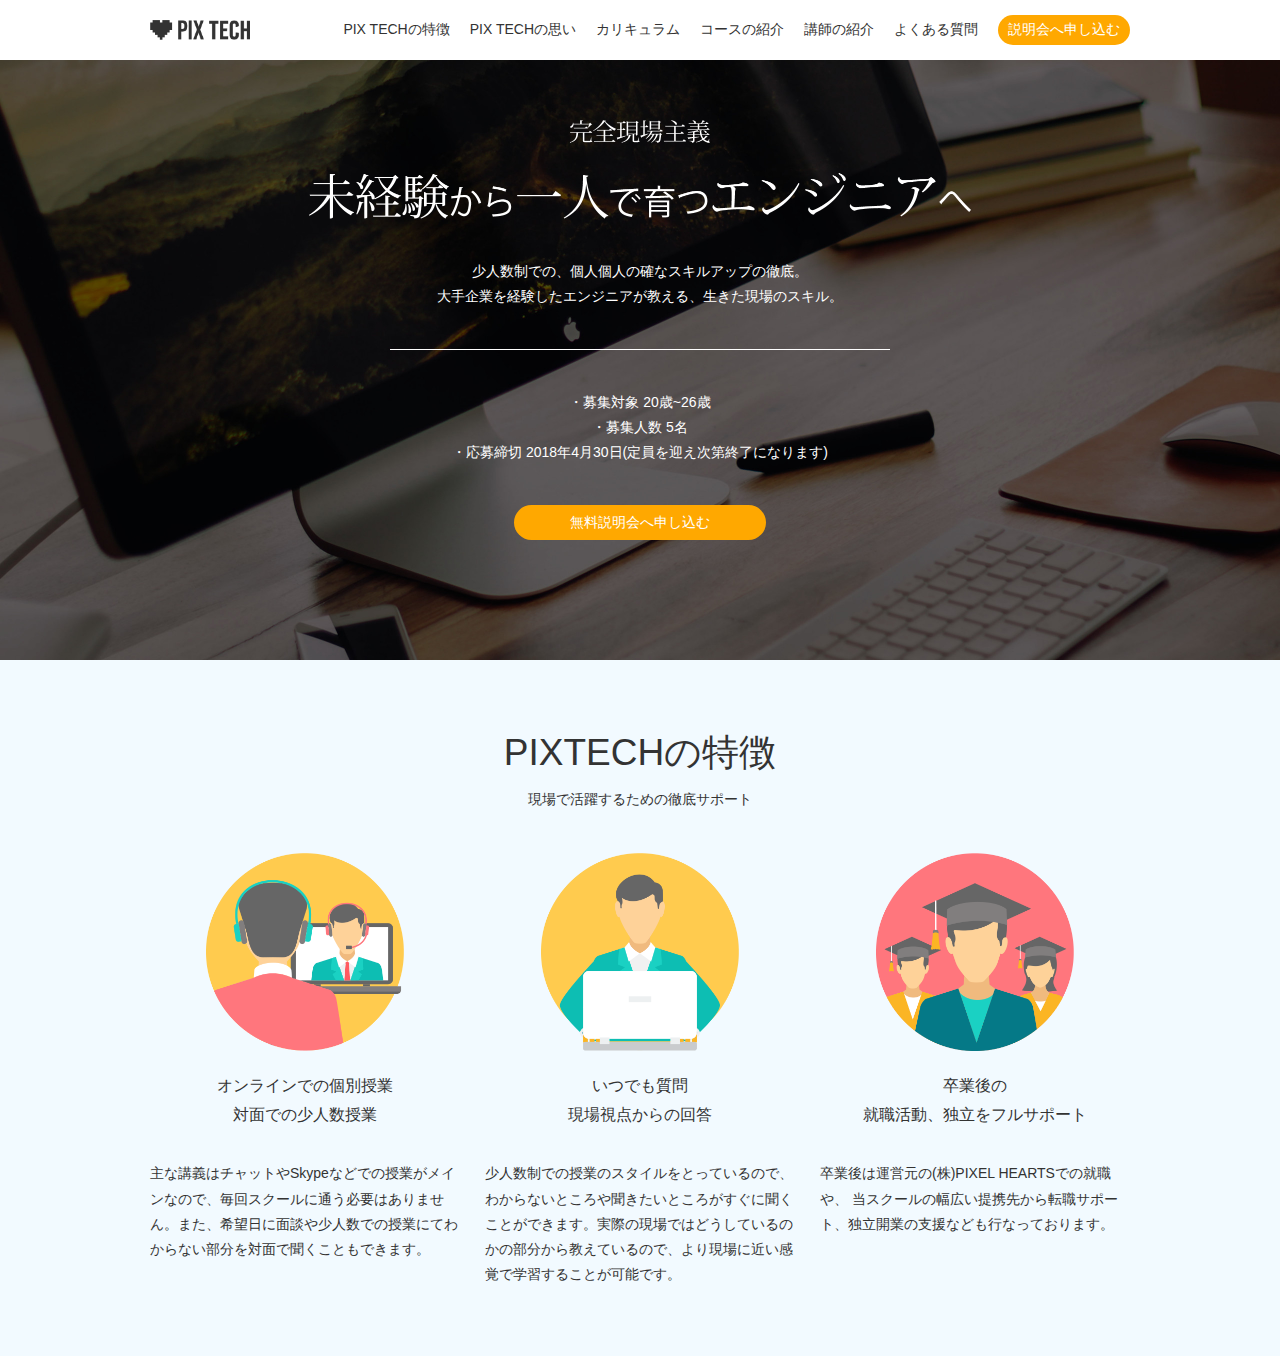
<file: index.html>
<!DOCTYPE html>
<html lang="ja">
<head>
  <meta charset="UTF-8">
  <meta name="viewport" content="width=device-width, initial-scale=1.0, maximum-scale=1.0, minimum-scale=1.0">
  <title>PIX TECH</title>
  <link rel="stylesheet" href="./css/reset.css">
  <link rel="stylesheet" href="./css/style.css">
  <link href="https://use.fontawesome.com/releases/v5.6.1/css/all.css" rel="stylesheet">
</head>
  <body>
    <header>
      <div class="inner">
        <h1>
          <a href="#firstView">
            <img src="img/logo_sticky.png" alt="PIX TECH">
          </a>
        </h1>
        <nav>
          <ul>
            <li><a href="#">PIX TECHの特徴</a></li>
            <li><a href="#">PIX TECHの思い</a></li>
            <li><a href="#">カリキュラム</a></li>
            <li><a href="#">コースの紹介</a></li>
            <li><a href="#">講師の紹介</a></li>
            <li><a href="#">よくある質問</a></li>
            <li><a href="#" class="btn">説明会へ申し込む</a></li>
          </ul>
        </nav>
        <p class="toggle">
          <i class="fas fa-bars fa-2x"></i>
        </p>
      </div>
    </header>
    <main>
      <section class="firstView" id="firstView">
        <div class="inner">
          <h2>
            <img src="img/h1.png" alt="完全現場主義 未験から一人で育つエンジニアへ">
          </h2>
          <p class="lead">
            少人数制での、個人個人の<br class="pcNone">確なスキルアップの徹底。<br>
            大手企業を経験したエンジニアが教える、<br class="pcNone">生きた現場のスキル。
          </p>
          <ul>
            <li>・募集対象 20歳~26歳</li>
            <li>・募集人数 5名</li>
            <li>・応募締切 2018年4月30日<br class="pcNone">(定員を迎え次第終了になります)</li>
          </ul>
          <p>
            <a href="#" class="btn">無料説明会へ申し込む</a>
          </p>
        </div>
      </section>
      <section class="secondView" id="secondView">
        <div class="inner">
          <div class="top">
            <h2>PIXTECHの特徴</h2>
            <p>現場で活躍するための徹底サポート</p>
          </div>
          <div class="secondViewContainer">
            <ul>
              <li>
                <figure>
                  <img src="img/section1-1.png">
                </figure>
                  <h2>オンラインでの個別授業<br>
                    対面での少人数授業</h2>
                    <p>主な講義はチャットやSkypeなどでの授業がメイ
                      ンなので、毎回スクールに通う必要はありません。また、希望日に面談や少人数での授業にてわからない部分を対面で聞くこともできます。</p>
              </li>
              <li>
                <figure>
                  <img src="img/section1-2.png">
                </figure>
                  <h2>いつでも質問<br>
                    現場視点からの回答</h2>
                  <p>少人数制での授業のスタイルをとっているので、
                    わからないところや聞きたいところがすぐに聞くことができます。実際の現場ではどうしているのかの部分から教えているので、より現場に近い感覚で学習することが可能です。</p>
              </li>
              <li>
                <figure>
                  <img src="img/section1-3.png">
                </figure>
                  <h2>卒業後の<br>
                    就職活動、独立をフルサポート</h2>
                  <p>卒業後は運営元の(株)PIXEL HEARTSでの就職や、
                    当スクールの幅広い提携先から転職サポート、独立開業の支援なども行なっております。</p>
              </li>
            </ul>
          </div>
        </div>
      </section>
    </main>
  </body>
</html>
</file>
<file: css/style.css>
@charset "UTF-8";

/*==========global==========*/
* {
  color: #333;
  box-sizing: border-box;
  line-height: 1.8;
}

body {
  -webkit-text-size-adjust: 100%;
  text-size-adjust: 100%;
  font-size: 14px;
  font-family: 'Roboto', sans-serif;
}

a {
  text-decoration: none;
}

img {
  width: 100%;
  height: auto;
  vertical-align: bottom;
}

figure {
  margin: 0;
}

.btn {
  background-color: #ffa800;
  color: #ffffff;
  display: flex;
  justify-content: center;
  align-items: center;
  border-radius: 9999px;
  margin: auto;
}

.pcNone {
  display: none;
}

.toggle {
  display: none;
}

.top {
  text-align: center;
}

.top h2 {
  font-size: 37px;

}

.top p {
  font-size: 14px;
}

/*==========header==========*/
header {
  background-color: #ffffff;
  position: -webkit-sticky;
  position: sticky;
  top: 0;
  width: 100%;
}

header .inner {
  display: flex;
  justify-content: space-between; 
  align-items: center;
  width: 96%;
  max-width: 980px;
  height: 60px;
  margin: auto;
}

header h1 a {
  width: 100px;
  display: flex;
}

header ul {
  display: flex;
  align-items: center;
}

header ul > li + li {
  margin-left: 20px;
}

header .btn {
  width: 132px;
  height: 30px;
}

/*=====1024以下で切り替え=====*/
@media (max-width: 1024px) {

  header .toggle {
    display: block;
  }
  
  header nav {
    display: none;
  }

}

/*==========firstView==========*/
.firstView {
  background-image: url(../img/first-view.jpg);
  background-size: cover;
  background-position: center;
  height: 600px;
  padding-top: 60px;
}

.firstView .inner {
  max-width: 662px;
  width: 96%;
  margin: auto;
}

.firstView ul {
  border-top: 1px solid #ffffff;
  padding-top: 40px;
  max-width: 500px;
  margin: 40px auto 0;
}

.firstView ul > li {
  color: #ffffff;
  text-align: center;
}

.firstView p {
  margin-top: 40px;
}

.firstView .lead {
  color: #ffffff;
  text-align: center;
}

.firstView .btn {
  width: 252px;
  height: 35px;
}

/*=====firstView 425px以下で切り替え=====*/
@media (max-width: 425px) {

  .firstView ul {
    margin-top: 20px;
    padding-top: 20px;
  }

  .firstView .pcNone {
    display: block;
  }

}

/*=====secondView=====*/

.secondView {
  background-color: #f2faff;
  height: auto;
}

.secondView .inner {
  padding-top: 60px;
  padding-bottom: 70px;
}

.secondViewContainer {
  margin-top: 41px;
}

.secondView ul {
  display: flex;
  justify-content: center;
  align-items: center;
}

.secondView ul > li {
  width: 310px;
  display: flex;
  justify-content: center;
  align-items: center;
  flex-direction: column;
}

.secondView ul > li > h2 {
  font-size: 16px;
  margin-top: 20px;
  text-align: center;
}

.secondView ul > li > p {
  height: 125px;
  margin-top: 32px;
}

.secondView ul > li:not(:first-child) {
  margin-left: 25px;
}

.secondView figure {
  width: 198px;
  height: 199px;
}


/*=====1024以下で切り替え=====*/
@media (max-width: 1024px) {

  .secondView ul {
    flex-direction: column;
  }

  .secondView ul > li {
    width: 410px;
  }

  .secondView ul > li:not(:first-child) {
    margin-left: 0px;
    margin-top: 30px;
  }

}

/*=====firstView 425px以下で切り替え=====*/
@media (max-width: 425px) {

  .secondView ul {
    width: 96%;
    margin: auto;
  }

  .secondView ul > li {
    width: auto;
  }

}
</file>
